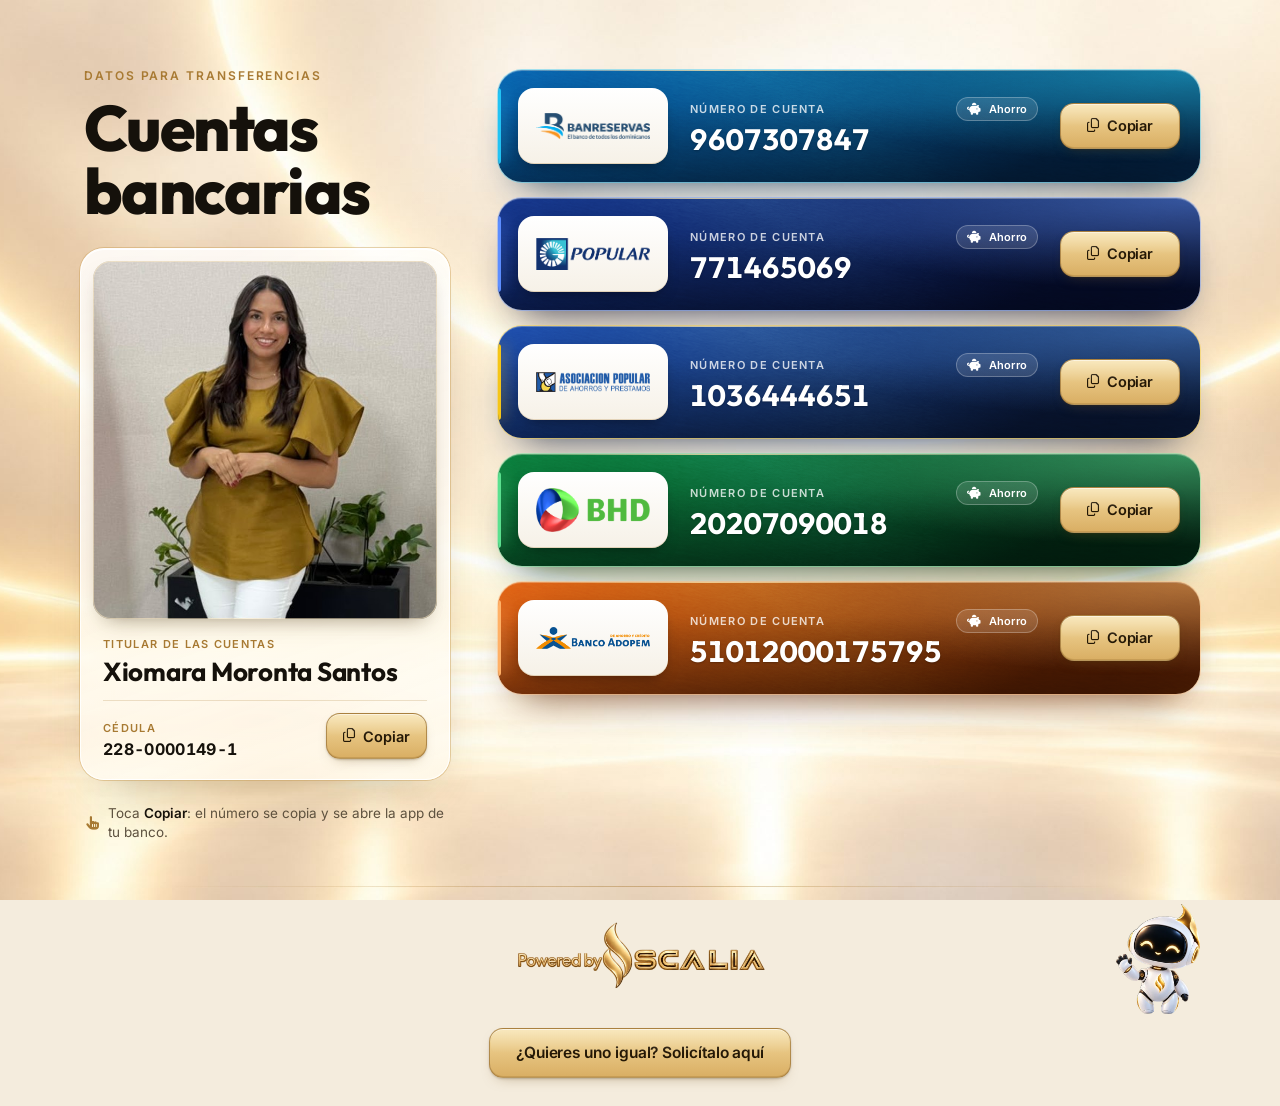
<file: index.html>
<!DOCTYPE html>
<html lang="es">
<head>
    <meta charset="UTF-8">
    <meta name="viewport" content="width=device-width, initial-scale=1.0, viewport-fit=cover">
    <meta name="format-detection" content="telephone=no, date=no, address=no, email=no">
    <meta name="theme-color" content="#F6EEDF">
    <title>Portal de Transferencia, Licenciada Moronta</title>
    <meta name="description" content="Portal de transferencia simple, claro y seguro.">
    <link rel="canonical" href="https://lcdamoronta.vercel.app/">

    <!-- Open Graph -->
    <meta property="og:type" content="website">
    <meta property="og:url" content="https://lcdamoronta.vercel.app/">
    <meta property="og:title" content="Portal de Transferencia, Licenciada Moronta">
    <meta property="og:description" content="Portal de transferencia simple, claro y seguro.">
    <meta property="og:image" content="https://lcdamoronta.vercel.app/assets/og-scaly.jpg">
    <meta property="og:image:secure_url" content="https://lcdamoronta.vercel.app/assets/og-scaly.jpg">
    <meta property="og:image:type" content="image/jpeg">
    <meta property="og:image:width" content="1200">
    <meta property="og:image:height" content="630">
    <meta property="og:image:alt" content="Scaly, la mascota de Scalia, saludando">
    <meta property="og:locale" content="es_DO">

    <!-- Twitter -->
    <meta name="twitter:card" content="summary_large_image">
    <meta name="twitter:title" content="Portal de Transferencia, Licenciada Moronta">
    <meta name="twitter:description" content="Portal de transferencia simple, claro y seguro.">
    <meta name="twitter:image" content="https://lcdamoronta.vercel.app/assets/og-scaly.jpg">
    <meta name="twitter:image:alt" content="Scaly, la mascota de Scalia, saludando">

    <link rel="preload" as="image" href="assets/scalia-bg-mobile.jpg" media="(max-width: 899px)">
    <link rel="preload" as="image" href="assets/scalia-bg-desktop.jpg" media="(min-width: 900px)">
    <link rel="stylesheet" href="style.css">
    <link rel="stylesheet" href="https://cdnjs.cloudflare.com/ajax/libs/font-awesome/6.4.0/css/all.min.css">
    <link rel="preconnect" href="https://fonts.googleapis.com">
    <link rel="preconnect" href="https://fonts.gstatic.com" crossorigin>
    <link href="https://fonts.googleapis.com/css2?family=Inter:wght@400;500;600;700&family=Outfit:wght@500;600;700;800&display=swap" rel="stylesheet">
</head>
<body>
    <div class="backdrop" aria-hidden="true"></div>

    <div class="page">

        <!-- Colonne identité -->
        <aside class="identity-col">
            <header class="page-header">
                <span class="eyebrow">Datos para transferencias</span>
                <h1 class="page-title">Cuentas<br class="title-break"> bancarias</h1>
            </header>

            <section class="card identity-card" aria-label="Titular de las cuentas">
                <figure class="identity-photo">
                    <img src="assets/titular.jpg" alt="Xiomara Moronta Santos" width="640" height="800">
                </figure>
                <div class="identity-info">
                    <span class="label">Titular de las cuentas</span>
                    <p class="identity-name">Xiomara Moronta Santos</p>
                    <div class="identity-id">
                        <div>
                            <span class="label">Cédula</span>
                            <span class="identity-id-value">228-0000149-1</span>
                        </div>
                        <button class="copy-button btn-gold btn-gold--compact" data-copy="228-0000149-1" aria-label="Copiar cédula">
                            <i class="fa-regular fa-copy"></i>
                            <span class="btn-text">Copiar</span>
                        </button>
                    </div>
                </div>
            </section>

            <p class="hint">
                <i class="fa-solid fa-hand-pointer"></i>
                <span>Toca <strong>Copiar</strong>: el número se copia y se abre la app de tu banco.</span>
            </p>
        </aside>

        <!-- Colonne comptes -->
        <main class="accounts" id="cards-container">

            <article class="card bank-card bank--banreservas">
                <div class="bank-logo"><img src="assets/banco-banreservas.png" alt="Banreservas"></div>
                <div class="account-number">
                    <div class="account-meta">
                        <span class="label">Número de cuenta</span>
                        <span class="account-type"><i class="fa-solid fa-piggy-bank" aria-hidden="true"></i>Ahorro</span>
                    </div>
                    <span class="number">9607307847</span>
                </div>
                <button class="copy-button btn-gold btn-gold--compact" data-copy="9607307847" data-bank="banreservas" aria-label="Copiar cuenta Banreservas">
                    <i class="fa-regular fa-copy"></i>
                    <span class="btn-text">Copiar</span>
                </button>
            </article>

            <article class="card bank-card bank--popular">
                <div class="bank-logo"><img src="assets/banco-popular.png" alt="Banco Popular"></div>
                <div class="account-number">
                    <div class="account-meta">
                        <span class="label">Número de cuenta</span>
                        <span class="account-type"><i class="fa-solid fa-piggy-bank" aria-hidden="true"></i>Ahorro</span>
                    </div>
                    <span class="number">771465069</span>
                </div>
                <button class="copy-button btn-gold btn-gold--compact" data-copy="771465069" data-bank="popular" aria-label="Copiar cuenta Banco Popular">
                    <i class="fa-regular fa-copy"></i>
                    <span class="btn-text">Copiar</span>
                </button>
            </article>

            <article class="card bank-card bank--apap">
                <div class="bank-logo"><img src="assets/banco-apap.png" alt="Asociación APAP"></div>
                <div class="account-number">
                    <div class="account-meta">
                        <span class="label">Número de cuenta</span>
                        <span class="account-type"><i class="fa-solid fa-piggy-bank" aria-hidden="true"></i>Ahorro</span>
                    </div>
                    <span class="number">1036444651</span>
                </div>
                <button class="copy-button btn-gold btn-gold--compact" data-copy="1036444651" data-bank="apap" aria-label="Copiar cuenta APAP">
                    <i class="fa-regular fa-copy"></i>
                    <span class="btn-text">Copiar</span>
                </button>
            </article>

            <article class="card bank-card bank--bhd">
                <div class="bank-logo"><img src="assets/banco-bhd.png" alt="Banco BHD"></div>
                <div class="account-number">
                    <div class="account-meta">
                        <span class="label">Número de cuenta</span>
                        <span class="account-type"><i class="fa-solid fa-piggy-bank" aria-hidden="true"></i>Ahorro</span>
                    </div>
                    <span class="number">20207090018</span>
                </div>
                <button class="copy-button btn-gold btn-gold--compact" data-copy="20207090018" data-bank="bhd" aria-label="Copiar cuenta Banco BHD">
                    <i class="fa-regular fa-copy"></i>
                    <span class="btn-text">Copiar</span>
                </button>
            </article>

            <article class="card bank-card bank--adopem">
                <div class="bank-logo"><img src="assets/banco-adopem.png" alt="Banco Adopem"></div>
                <div class="account-number">
                    <div class="account-meta">
                        <span class="label">Número de cuenta</span>
                        <span class="account-type"><i class="fa-solid fa-piggy-bank" aria-hidden="true"></i>Ahorro</span>
                    </div>
                    <span class="number">51012000175795</span>
                </div>
                <button class="copy-button btn-gold btn-gold--compact" data-copy="51012000175795" data-bank="adopem" aria-label="Copiar cuenta Banco Adopem">
                    <i class="fa-regular fa-copy"></i>
                    <span class="btn-text">Copiar</span>
                </button>
            </article>

        </main>

        <footer class="page-footer" role="contentinfo">
            <div class="footer-center">
                <a href="https://scalia.do" target="_blank" rel="noopener noreferrer" class="powered-link" aria-label="Powered by Scalia — visitar scalia.do">
                    <img src="assets/powered-by-scalia-gold.png" alt="Powered by Scalia" width="900" height="264">
                </a>
            </div>
            <img src="assets/scaly.webp" alt="" class="scaly" width="321" height="420" aria-hidden="true">
            <a class="cta-whatsapp btn-gold btn-gold--large" href="https://wa.me/33769965798?text=Hola%2C%20quisiera%20contratar%20el%20portal%20de%20transferencia%20por%20RD%242%2C000.%20%C2%BFMe%20puedes%20ayudar%2C%20por%20favor%3F" target="_blank" rel="noopener noreferrer">¿Quieres uno igual? Solicítalo aquí</a>
        </footer>
    </div>

    <script src="script.js"></script>
</body>
</html>
</file>
<file: style.css>
/* =========================================
   SCALIA — CUENTAS BANCARIAS
   DA : ivoire lumineux / or champagne / obsidienne
   (fond, texture des cartes : générés via Higgsfield)
   ========================================= */

:root {
    --ink: #15110B;
    --ink-soft: #5E5240;
    --ivory: #FBF7EF;
    --gold-1: #F6DFA4;
    --gold-2: #D9AE63;
    --gold-3: #A87A33;
    --gold-line: rgba(201, 158, 86, 0.45);
    --on-dark: #FFFFFF;
    --radius-lg: 24px;
    --radius-md: 16px;
    --ease: cubic-bezier(0.22, 1, 0.36, 1);
    /* motion boutons (press court, sans rebond) */
    --ease-press: cubic-bezier(0.23, 1, 0.32, 1);
    --press-duration: 160ms;
}

* {
    box-sizing: border-box;
    margin: 0;
    padding: 0;
    -webkit-tap-highlight-color: transparent;
}

html {
    background: #F4ECDD;
}

body {
    min-height: 100vh;
    min-height: 100dvh;
    font-family: 'Inter', -apple-system, BlinkMacSystemFont, "Segoe UI", Roboto, sans-serif;
    color: var(--ink);
    overflow-x: hidden;
    -webkit-font-smoothing: antialiased;
}

/* =========================================
   FOND SCALIA (fixe, sans background-attachment pour iOS)
   ========================================= */
.backdrop {
    position: fixed;
    inset: 0;
    z-index: -1;
    background:
        radial-gradient(ellipse 80% 55% at 50% 42%, rgba(255, 252, 245, 0.55) 0%, rgba(255, 252, 245, 0) 70%),
        url('assets/scalia-bg-mobile.jpg') center top / cover no-repeat,
        #F4ECDD;
}

/* =========================================
   LAYOUT
   ========================================= */
.page {
    width: 100%;
    max-width: 560px;
    margin: 0 auto;
    padding: calc(28px + env(safe-area-inset-top)) 16px calc(16px + env(safe-area-inset-bottom));
    display: flex;
    flex-direction: column;
    gap: 18px;
}

.identity-col {
    display: flex;
    flex-direction: column;
    gap: 18px;
}

/* =========================================
   HEADER
   ========================================= */
.page-header {
    padding: 4px 4px 2px;
    animation: rise 0.7s var(--ease) both;
}

.eyebrow {
    display: block;
    font-size: 12px;
    font-weight: 600;
    letter-spacing: 0.16em;
    text-transform: uppercase;
    color: var(--gold-3);
}

.page-title {
    margin-top: 10px;
    font-family: 'Outfit', 'Inter', sans-serif;
    font-weight: 800;
    font-size: clamp(38px, 11vw, 46px);
    line-height: 0.98;
    letter-spacing: -0.025em;
    color: var(--ink);
}

.title-break { display: none; }

/* =========================================
   CARTES — base + entrée
   ========================================= */
.card {
    opacity: 0;
    transform: translateY(14px);
    transition: opacity 0.6s var(--ease), transform 0.6s var(--ease);
}

.card.visible {
    opacity: 1;
    transform: none;
}

.label {
    display: block;
    font-size: 11px;
    font-weight: 600;
    letter-spacing: 0.12em;
    text-transform: uppercase;
}

/* =========================================
   CARTE IDENTITÉ (verre ivoire + photo)
   ========================================= */
.identity-card {
    display: grid;
    grid-template-columns: 118px 1fr;
    gap: 16px;
    align-items: center;
    padding: 12px;
    border-radius: var(--radius-lg);
    background: linear-gradient(160deg, rgba(255, 255, 255, 0.86) 0%, rgba(255, 250, 240, 0.72) 100%);
    border: 1px solid rgba(255, 255, 255, 0.9);
    box-shadow:
        0 0 0 1px var(--gold-line),
        0 24px 48px -26px rgba(110, 78, 26, 0.45),
        inset 0 1px 0 #FFFFFF;
    -webkit-backdrop-filter: blur(14px) saturate(1.2);
    backdrop-filter: blur(14px) saturate(1.2);
}

.identity-photo {
    position: relative;
    aspect-ratio: 4 / 5;
    border-radius: 16px;
    overflow: hidden;
    background: #E9DFCC;
    box-shadow: 0 10px 22px -12px rgba(60, 40, 10, 0.55);
}

.identity-photo::after {
    /* liseré doré intérieur */
    content: '';
    position: absolute;
    inset: 0;
    border-radius: inherit;
    box-shadow: inset 0 0 0 1px rgba(255, 236, 196, 0.55);
    pointer-events: none;
}

.identity-photo img {
    display: block;
    width: 100%;
    height: 100%;
    object-fit: cover;
    object-position: 50% 18%;
}

.identity-info {
    min-width: 0;
    padding-right: 4px;
}

.identity-info .label {
    color: var(--gold-3);
}

.identity-name {
    margin-top: 6px;
    font-family: 'Outfit', 'Inter', sans-serif;
    font-weight: 700;
    font-size: 21px;
    line-height: 1.12;
    letter-spacing: -0.01em;
    color: var(--ink);
}

.identity-id {
    margin-top: 14px;
    padding-top: 12px;
    border-top: 1px solid rgba(168, 122, 51, 0.22);
    display: flex;
    flex-wrap: wrap;
    align-items: flex-end;
    justify-content: space-between;
    gap: 10px;
}

.identity-id-value {
    display: block;
    white-space: nowrap;
    margin-top: 4px;
    font-size: 16px;
    font-weight: 700;
    letter-spacing: 0.02em;
    font-variant-numeric: tabular-nums;
    color: var(--ink);
}

.hint {
    display: flex;
    align-items: center;
    gap: 10px;
    padding: 0 6px;
    font-size: 13.5px;
    line-height: 1.4;
    color: var(--ink-soft);
}

.hint i {
    color: var(--gold-3);
    font-size: 14px;
}

.hint strong {
    color: var(--ink);
    font-weight: 600;
}

/* =========================================
   CARTES BANCAIRES (obsidienne + or)
   ========================================= */
.accounts {
    display: flex;
    flex-direction: column;
    gap: 12px;
}

/* Palette par banque : --c1 couleur riche, --c2 profondeur, --accent lumière */
.bank--banreservas { --c1: #0B72BC; --c2: #04264A; --accent: #22C3F3; }
.bank--popular     { --c1: #1A3F98; --c2: #060F33; --accent: #5C8DFF; }
.bank--apap        { --c1: #2459B8; --c2: #0A1A3C; --accent: #F5C518; --glow: #4F8BEA; }
.bank--bhd         { --c1: #0E8C47; --c2: #032B16; --accent: #5BE08F; }
.bank--adopem      { --c1: #E8701A; --c2: #5E2203; --accent: #FFB066; }

.bank-card {
    position: relative;
    display: grid;
    grid-template-columns: 1fr auto;
    grid-template-areas:
        "logo btn"
        "num  num";
    align-items: center;
    row-gap: 8px;
    column-gap: 12px;
    padding: 12px 14px 12px 16px;
    border-radius: var(--radius-lg);
    overflow: hidden;
    isolation: isolate;
    /* couches : voile de lisibilité / halo couleur / texture satinée (Higgsfield) / dégradé banque */
    background:
        linear-gradient(180deg, rgba(0, 0, 0, 0) 30%, rgba(0, 0, 0, 0.32) 100%),
        radial-gradient(120% 150% at 100% 0%, color-mix(in srgb, var(--glow, var(--accent)) 55%, transparent) 0%, transparent 55%),
        url('assets/card-sheen.jpg') center / cover no-repeat,
        linear-gradient(155deg, var(--c1) 0%, var(--c2) 78%);
    background-blend-mode: normal, screen, soft-light, normal;
    box-shadow:
        0 0 0 1px color-mix(in srgb, var(--accent) 40%, rgba(255, 255, 255, 0.12)),
        inset 0 1px 0 rgba(255, 255, 255, 0.22),
        0 22px 40px -22px color-mix(in srgb, var(--c2) 85%, transparent);
}

/* filet couleur de la banque, à gauche */
.bank-card::before {
    content: '';
    position: absolute;
    left: 0;
    top: 18px;
    bottom: 18px;
    width: 3px;
    border-radius: 0 3px 3px 0;
    background: var(--accent);
    box-shadow: 0 0 16px var(--accent);
    z-index: -1;
}

/* reflet or en haut */
.bank-card::after {
    content: '';
    position: absolute;
    inset: 0 0 auto 0;
    height: 1px;
    background: linear-gradient(90deg, transparent 0%, rgba(246, 223, 164, 0.75) 30%, rgba(246, 223, 164, 0) 85%);
    pointer-events: none;
}

.bank-logo {
    grid-area: logo;
    justify-self: start;
    width: 126px;
    height: 44px;
    padding: 7px 11px;
    border-radius: 14px;
    background: linear-gradient(180deg, #FFFFFF 0%, #F6F1E7 100%);
    box-shadow:
        inset 0 -1px 0 rgba(168, 122, 51, 0.25),
        0 6px 16px -8px rgba(0, 0, 0, 0.6);
    display: flex;
    align-items: center;
    justify-content: center;
}

.bank-logo img {
    display: block;
    max-width: 100%;
    max-height: 100%;
    object-fit: contain;
}

.account-meta {
    display: flex;
    align-items: center;
    justify-content: space-between;
    gap: 10px;
}

.account-type {
    display: inline-flex;
    align-items: center;
    gap: 7px;
    padding: 4px 10px;
    border-radius: 999px;
    font-size: 11px;
    font-weight: 600;
    letter-spacing: 0.02em;
    color: #FFFFFF;
    background: rgba(255, 255, 255, 0.12);
    border: 1px solid rgba(255, 255, 255, 0.26);
    white-space: nowrap;
}

.account-type i {
    font-size: 12px;
    color: #FFFFFF;
}

.account-number {
    grid-area: num;
    min-width: 0;
}

/* numéros de compte : neutralise les liens auto-détectés (iOS / Android) */
.number a,
.number a[href^="tel:"],
.number a[x-apple-data-detectors] {
    color: inherit !important;
    -webkit-text-fill-color: currentColor !important;
    text-decoration: none !important;
    font: inherit !important;
    pointer-events: none;
}

.account-number .label {
    color: rgba(255, 255, 255, 0.78);
    white-space: nowrap;
}

.number {
    display: block;
    margin-top: 4px;
    font-family: 'Outfit', 'Inter', sans-serif;
    font-weight: 700;
    font-size: clamp(25px, 7.9vw, 30px);
    line-height: 1.05;
    letter-spacing: 0.035em;
    font-variant-numeric: tabular-nums;
    color: var(--on-dark);
    -webkit-text-fill-color: var(--on-dark);
    text-decoration: none;
    text-shadow: 0 1px 2px rgba(0, 0, 0, 0.25);
    white-space: nowrap;
    user-select: all;
    -webkit-user-select: all;
}

/* =========================================
   BOUTON COPIER
   ========================================= */
/* -----------------------------------------
   PRIMARY GOLD BUTTON — source unique
   .btn-gold            base (surface, motion, états)
   .btn-gold--compact   Copiar
   .btn-gold--large     CTA WhatsApp
   ----------------------------------------- */
:root {
    --btn-gold-top: #F6DFA4;      /* = --gold-1 */
    --btn-gold-mid: #E6C37F;
    --btn-gold-bottom: #D9AE63;   /* = --gold-2 */
    --btn-gold-edge: rgba(133, 92, 34, 0.55);
    --btn-gold-edge-hover: rgba(133, 92, 34, 0.8);
    --btn-gold-ink: #231705;
    --btn-radius: 14px;
}

.btn-gold {
    position: relative;
    display: inline-flex;
    align-items: center;
    justify-content: center;
    gap: 8px;
    border: 1px solid var(--btn-gold-edge);
    border-radius: var(--btn-radius);
    font-family: 'Inter', sans-serif;
    font-weight: 600;
    letter-spacing: -0.005em;
    line-height: 1.2;
    color: var(--btn-gold-ink);
    text-decoration: none;
    background: linear-gradient(180deg, var(--btn-gold-top) 0%, var(--btn-gold-mid) 52%, var(--btn-gold-bottom) 100%);
    box-shadow:
        inset 0 1px 0 rgba(255, 255, 255, 0.65),
        inset 0 -1px 0 rgba(133, 92, 34, 0.22),
        0 1px 2px rgba(70, 45, 10, 0.22),
        0 6px 14px -8px rgba(110, 74, 20, 0.5);
    cursor: pointer;
    -webkit-user-select: none;
    user-select: none;
    transition:
        transform var(--press-duration) var(--ease-press),
        filter 200ms ease,
        border-color 200ms ease,
        box-shadow 200ms ease;
}

/* micro reflet statique sur la moitié haute */
.btn-gold::before {
    content: '';
    position: absolute;
    inset: 1px 1px 50% 1px;
    border-radius: calc(var(--btn-radius) - 2px) calc(var(--btn-radius) - 2px) 6px 6px;
    background: linear-gradient(180deg, rgba(255, 255, 255, 0.28) 0%, rgba(255, 255, 255, 0) 100%);
    pointer-events: none;
}

.btn-gold i {
    font-size: 0.95em;
}

.btn-gold:active {
    transform: scale(0.97);
    transition-duration: 90ms, 200ms, 200ms, 90ms;
    box-shadow:
        inset 0 1px 0 rgba(255, 255, 255, 0.5),
        inset 0 1px 3px rgba(133, 92, 34, 0.25),
        0 1px 1px rgba(70, 45, 10, 0.2);
}

.btn-gold:focus-visible {
    outline: 2px solid var(--gold-3);
    outline-offset: 3px;
}

.bank-card .btn-gold:focus-visible {
    outline-color: var(--gold-1);
}

/* état « Copiado » */
.btn-gold.is-copied {
    filter: brightness(1.06) saturate(0.9);
}

@media (hover: hover) and (pointer: fine) {
    .btn-gold:hover {
        filter: brightness(1.04);
        border-color: var(--btn-gold-edge-hover);
    }
    .btn-gold:active {
        filter: brightness(0.98);
    }
}

.btn-gold--compact {
    min-width: 108px;
    min-height: 44px;
    padding: 0 16px;
    font-size: 14.5px;
}

.btn-gold--large {
    min-height: 50px;
    max-width: 100%;
    padding: 13px 26px;
    font-size: 15.5px;
    text-align: center;
    text-wrap: balance;
}

/* placement des boutons Copiar */
.copy-button {
    grid-area: btn;
    flex-shrink: 0;
}

/* cédula : même composant, largeur au contenu */
.identity-id .btn-gold--compact {
    min-width: 0;
}

@media (hover: hover) and (pointer: fine) {
    .bank-card {
        transition: opacity 0.6s var(--ease), transform 0.35s var(--ease), box-shadow 0.35s ease;
    }
    .bank-card.visible:hover {
        transform: translateY(-2px);
        box-shadow:
            0 0 0 1px color-mix(in srgb, var(--accent) 65%, transparent),
            inset 0 1px 0 rgba(255, 255, 255, 0.26),
            0 28px 48px -22px color-mix(in srgb, var(--c2) 90%, transparent);
    }
}

/* =========================================
   FOOTER — Powered by Scalia (centre) + Scaly (droite)
   ========================================= */
.page-footer {
    position: relative;
    display: grid;
    grid-template-columns: 1fr auto 1fr;
    align-items: center;
    margin-top: 14px;
    padding-top: 18px;
}

/* filet or de séparation : la signature fait partie de la page */
.page-footer::before {
    content: '';
    position: absolute;
    top: 0;
    left: 8%;
    right: 8%;
    height: 1px;
    background: linear-gradient(90deg, transparent, rgba(168, 122, 51, 0.45) 50%, transparent);
}

.footer-center {
    grid-column: 2;
    display: flex;
    flex-direction: column;
    align-items: center;
}

.powered-link {
    display: block;
    padding: 6px 10px;
    border-radius: 12px;
    transition: opacity 0.2s ease;
}

.powered-link img {
    display: block;
    width: 200px;
    height: auto;
}

.powered-link:focus-visible {
    outline: 2px solid var(--gold-3);
    outline-offset: 2px;
}

@media (hover: hover) and (pointer: fine) {
    .powered-link:hover {
        opacity: 0.85;
    }
}

/* CTA principal du bas — WhatsApp (style : .btn-gold--large) */
.cta-whatsapp {
    grid-column: 1 / -1;
    justify-self: center;
    margin-top: 14px;
}

.scaly {
    grid-column: 3;
    justify-self: end;
    width: 64px;
    height: auto;
}

/* =========================================
   ANIMATIONS
   ========================================= */
@keyframes rise {
    from { opacity: 0; transform: translateY(10px); }
    to { opacity: 1; transform: none; }
}

/* =========================================
   PETITS ÉCRANS
   ========================================= */
@media (max-width: 374px) {
    .identity-card { grid-template-columns: 96px 1fr; gap: 12px; }
    .identity-name { font-size: 18px; }
    .bank-logo { width: 128px; height: 48px; padding: 8px 11px; }
    .btn-gold--compact { min-width: 0; padding: 0 13px; }
    .powered-link img { width: 170px; }
    .scaly { width: 58px; }
}

/* =========================================
   DESKTOP — composition 2 colonnes
   ========================================= */
@media (min-width: 900px) {
    .backdrop {
        background:
            radial-gradient(ellipse 60% 60% at 58% 48%, rgba(255, 252, 245, 0.5) 0%, rgba(255, 252, 245, 0) 70%),
            url('assets/scalia-bg-desktop.jpg') center / cover no-repeat,
            #F4ECDD;
    }

    .page {
        max-width: 1200px;
        padding: 64px 40px 28px;
        display: grid;
        grid-template-columns: minmax(300px, 370px) minmax(0, 1fr);
        column-gap: 48px;
        row-gap: 36px;
        align-items: start;
    }

    .identity-col {
        position: sticky;
        top: 48px;
        gap: 24px;
    }

    .title-break { display: inline; }

    .page-title {
        font-size: 64px;
        margin-top: 14px;
    }

    .identity-card {
        grid-template-columns: 1fr;
        gap: 0;
        padding: 12px;
    }

    .identity-photo {
        aspect-ratio: 5 / 5.2;
        border-radius: 18px;
    }

    .identity-info {
        padding: 18px 10px 8px;
    }

    .identity-name {
        font-size: 26px;
    }

    .accounts {
        gap: 16px;
        padding-top: 6px;
    }

    .bank-card {
        grid-template-columns: auto 1fr auto;
        grid-template-areas: "logo num btn";
        column-gap: 22px;
        padding: 18px 20px;
    }

    .bank-logo {
        width: 150px;
        height: 76px;
        padding: 14px 18px;
        border-radius: 16px;
    }

    .number {
        font-size: clamp(24px, 2.3vw, 30px);
    }

    .btn-gold--compact {
        min-width: 120px;
        min-height: 46px;
        font-size: 14.5px;
    }

    .page-footer {
        grid-column: 1 / -1;
        margin-top: 8px;
    }

    .powered-link img { width: 250px; }

    .scaly {
        width: 84px;
    }
}

@media (min-width: 900px) and (max-height: 760px) {
    .identity-col { position: static; }
}

/* =========================================
   MOUVEMENT RÉDUIT
   ========================================= */
@media (prefers-reduced-motion: reduce) {
    *, *::before, *::after {
        animation: none !important;
        transition: none !important;
    }
    .card { opacity: 1; transform: none; }
}
</file>
